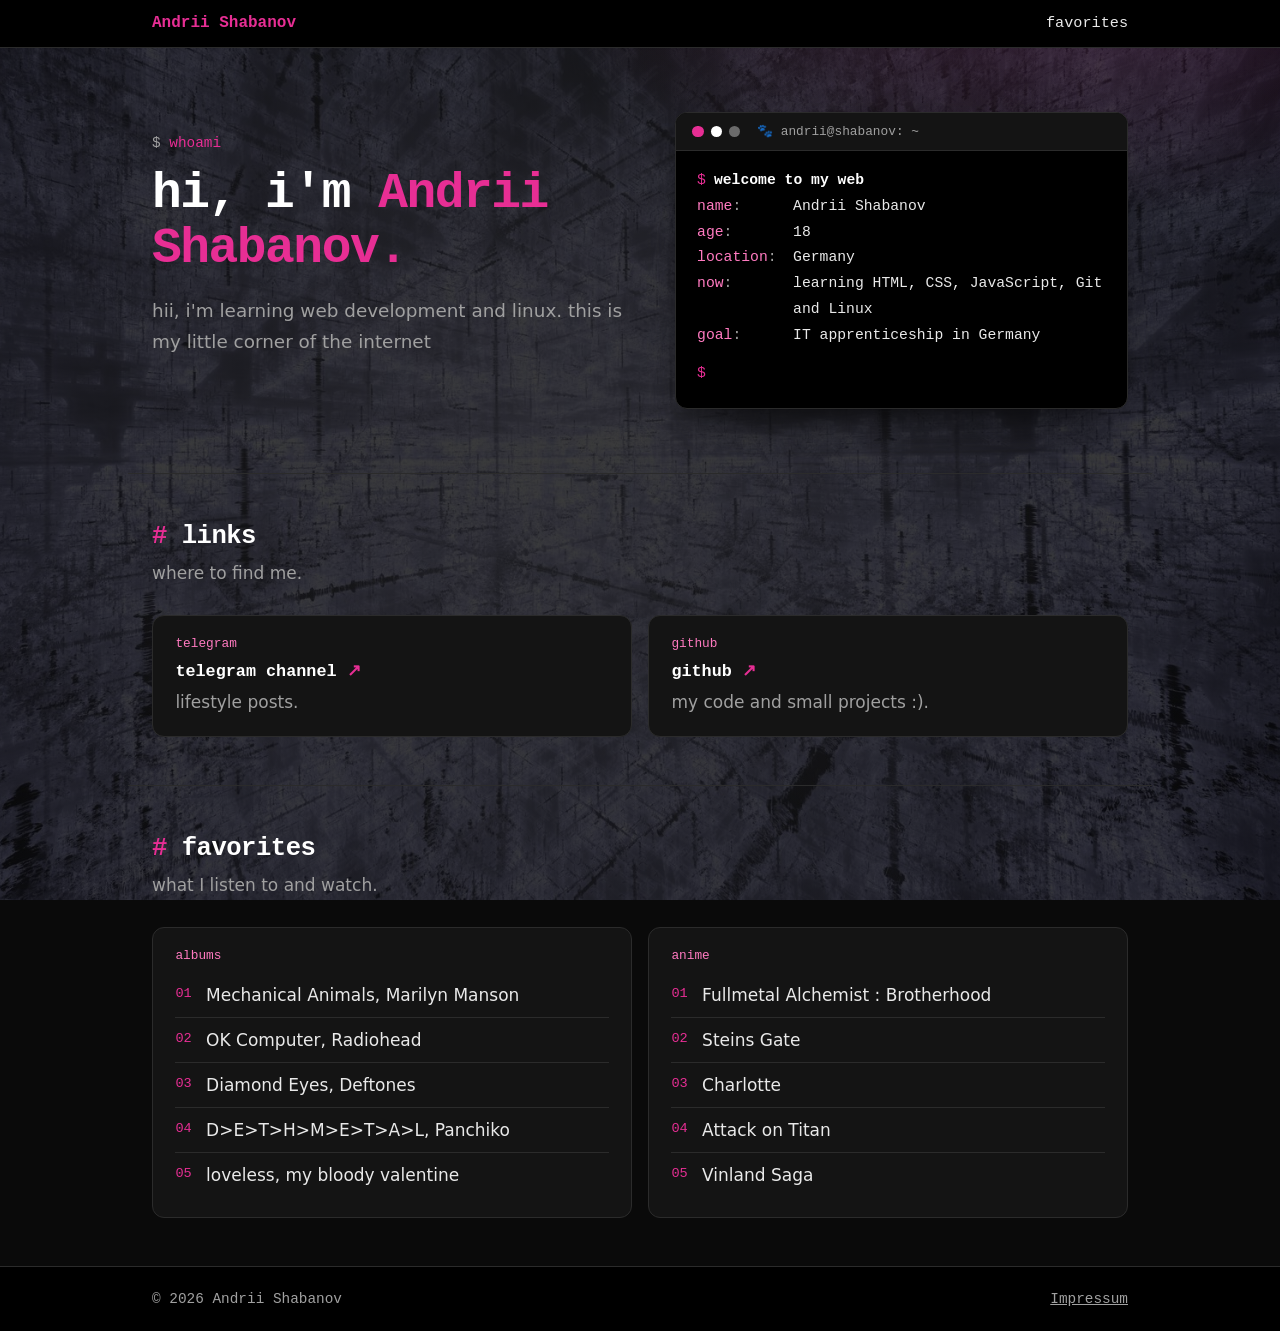
<file: index.html>
<!doctype html>
<html lang="en">
  <head>
    <meta charset="utf-8" />
    <meta name="viewport" content="width=device-width, initial-scale=1" />
    <title>web pet</title>
    <link
      rel="icon"
      href="data:image/svg+xml,<svg xmlns='http://www.w3.org/2000/svg' viewBox='0 0 100 100'><text y='.9em' font-size='90'>🐾</text></svg>"
    />
    <meta
      name="description"
      content="Personal site of Andrii Shabanov: Telegram channel, GitHub and favorite things."
    />
    <link rel="stylesheet" href="style.css" />
       <link rel="icon" href="favicon.ico" sizes="32x32" />
     <link rel="icon" href="favicon-32x32.png" type="image/png" sizes="32x32" />
      <link rel="apple-touch-icon" href="apple-touch-icon.png" />
    </head>
        <body>
    <header class="site-header">
      <div class="wrap">
        <a class="logo" href="#">
          <span class="u">Andrii<span class="host"> Shabanov</span></span
          ><span class="d"></span
        ></a>
        <nav aria-label="Main">
          <a href="#favorites">favorites</a>
        </nav>
      </div>
    </header>

    <main>
      <section class="wrap hero">
        <div>
          <p class="eyebrow">whoami</p>
          <h1>hi, i'm <span class="name">Andrii Shabanov.</span></h1>
          <p class="lead">
            hii, i'm learning web development and linux. this is my little
            corner of the internet
          </p>
          <div class="btns"></div>
        </div>

        <div class="term" role="group" aria-label="Short profile">
          <div class="term-bar" aria-hidden="true">
            <span class="dot r"></span><span class="dot y"></span
            ><span class="dot g"></span>
            <span class="term-title">🐾 andrii@shabanov: ~</span>
          </div>
          <div class="term-body">
            <p>
              <span class="prompt">$</span
              ><span class="cmd">welcome to my web</span>
            </p>
            <div class="out">
              <div class="row">
                <span class="k">name</span><span>Andrii Shabanov</span>
              </div>
              <div class="row"><span class="k">age</span><span>18</span></div>
              <div class="row">
                <span class="k">location</span><span>Germany</span>
              </div>
              <div class="row">
                <span class="k">now</span
                ><span>learning HTML, CSS, JavaScript, Git and Linux</span>
              </div>
              <div class="row">
                <span class="k">goal</span
                ><span>IT apprenticeship in Germany</span>
              </div>
            </div>
           <div id="history"></div>
            <form class="input-line" id="term-form">
              <label class="prompt" for="cmd">$</label>
               <input id="cmd" type="text" autocomplete="off" autocapitalize="off" spellcheck="false" />
                </form>
            </p>
          </div>
        </div>
      </section>

      <section class="wrap section" id="links">
        <h2>links</h2>
        <p class="sub">where to find me.</p>
        <div class="cards">
          <a class="card" href="https://t.me/qwieswie">
            <span class="tag">telegram</span>
            <h3>telegram channel</h3>
            <p>lifestyle posts.</p>
          </a>
          <a class="card" href="https://github.com/qwieswiee">
            <span class="tag">github</span>
            <h3>github</h3>
            <p>my code and small projects :).</p>
          </a>
        </div>
      </section>

      <section class="wrap section" id="favorites">
        <h2>favorites</h2>
        <p class="sub">what I listen to and watch.</p>
        <div class="cards">
          <div class="card">
            <span class="tag">albums</span>
            <ol>
              <li>Mechanical Animals, Marilyn Manson</li>
              <li>OK Computer, Radiohead</li>
              <li>Diamond Eyes, Deftones</li>
              <li>D&gt;E&gt;T&gt;H&gt;M&gt;E&gt;T&gt;A&gt;L, Panchiko</li>
              <li>loveless, my bloody valentine</li>
            </ol>
          </div>
          <div class="card">
            <span class="tag">anime</span>
            <ol>
              <li>Fullmetal Alchemist : Brotherhood</li>
              <li>Steins Gate</li>
              <li>Charlotte</li>
              <li>Attack on Titan</li>
              <li>Vinland Saga</li>
            </ol>
          </div>
        </div>
      </section>
    </main>

    <footer class="site-footer">
      <div class="wrap">
        <span>© 2026 Andrii Shabanov</span>
        <a href="impressum.html">Impressum</a>
      </div>
    </footer>
      <script src="script.js"></script>
  </body>
</html>
</file>
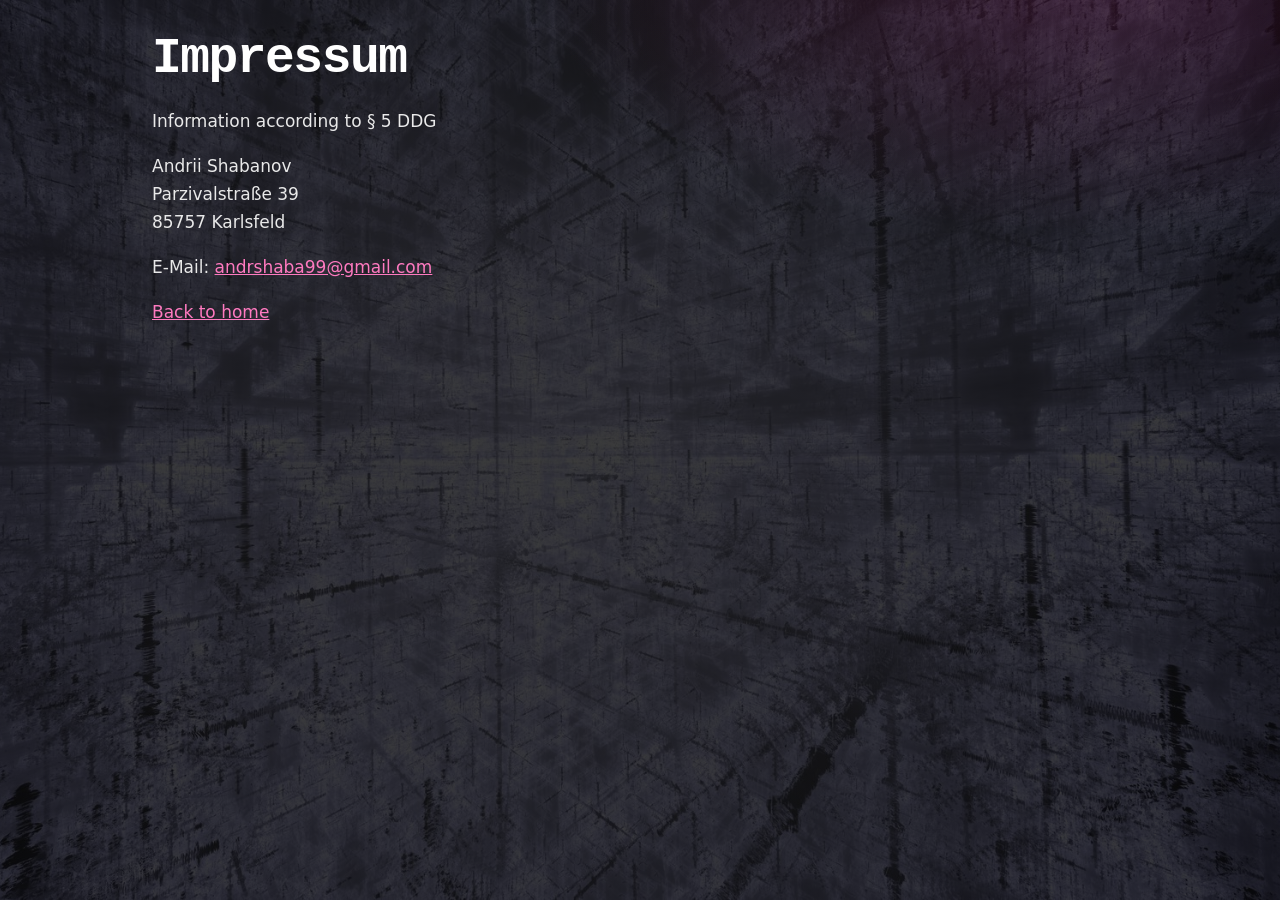
<file: impressum.html>
<!doctype html>
<html lang="en">
  <head>
    <meta charset="utf-8" />
    <meta name="viewport" content="width=device-width, initial-scale=1" />
    <title>Impressum</title>
    <link
      rel="icon"
      href="data:image/svg+xml,<svg xmlns='http://www.w3.org/2000/svg' viewBox='0 0 100 100'><text y='.9em' font-size='90'>🐾</text></svg>"
    />
    <link rel="stylesheet" href="style.css" />
  </head>
  <body>
    <main class="wrap">
      <h1>Impressum</h1>
      <p>Information according to § 5 DDG</p>
      <p>Andrii Shabanov<br />Parzivalstraße 39<br />85757 Karlsfeld</p>
      <p>
        E-Mail: <a href="mailto:andrshaba99@gmail.com">andrshaba99@gmail.com</a>
      </p>
      <p><a href="index.html">Back to home</a></p>
    </main>
  </body>
</html>
</file>
<file: style.css>
:root {
  --bg: #0a0a0a;
  --bg2: #000000;
  --card: #141414;
  --line: #2b2b2b;
  --ink: #e9e9e9;
  --dim: #a0a0a0;
  --white: #ffffff;
  --pink: #e72e94;
  --pink-soft: #ff7ac0;
  --mono: ui-monospace, "Cascadia Mono", "SF Mono", Menlo, Consolas, "Liberation Mono", monospace;
}
* { box-sizing: border-box; }
html { scroll-behavior: smooth; scroll-padding-top: 4.5rem; }
body { min-height: 100vh;
  margin: 0;
  background:
    radial-gradient(50rem 24rem at 85% -4%, rgba(231, 46, 148, 0.14), transparent 70%),
    linear-gradient(rgba(10, 10, 10, 0.8), rgba(10, 10, 10, 0.8)),
    url("images/winterbackground.jpg") center / cover fixed no-repeat,
    var(--bg);
  color: var(--ink);
  font: 1.0625rem/1.65 system-ui, -apple-system, "Segoe UI", Roboto, sans-serif;
}
::selection { background: var(--pink); color: #04130a; }
img { max-width: 100%; height: auto; }
a { color: var(--pink-soft); }
a:focus-visible, button:focus-visible { outline: 2px solid var(--pink); outline-offset: 3px; border-radius: 4px; }
.wrap { max-width: 64rem; margin: 0 auto; padding: 0 1.5rem; }

/* header */
.site-header {
  position: sticky; top: 0; z-index: 10;
  background: rgb(0, 0, 0); backdrop-filter: blur(6px);
  border-bottom: 1px solid var(--line);
}
.site-header .wrap { display: flex; justify-content: space-between; align-items: center; padding-top: 0.9rem; padding-bottom: 0.9rem; gap: 1rem; }
.logo { font: 700 1rem var(--mono); text-decoration: none; color: var(--white); white-space: nowrap; }
.logo .u { color: var(--pink); } .logo .d { color: var(--pink-soft); }
nav { display: flex; gap: 1.5rem; font: 0.95rem var(--mono); }
nav a { color: var(--ink); text-decoration: none; }
nav a:hover { color: var(--pink); }

/* hero */
.hero { padding-top: 4rem; padding-bottom: 4rem; display: grid; grid-template-columns: 1.05fr 1fr; gap: 3rem; align-items: center; }
.eyebrow { font: 0.9rem var(--mono); color: var(--pink); margin: 0 0 1rem; }
.eyebrow::before { content: "$ "; color: var(--dim); }
h1 { font: 700 clamp(2rem, 5.5vw, 3.1rem)/1.1 var(--mono); letter-spacing: -0.03em; color: var(--white); margin: 0 0 1.25rem; }
h1 .name { color: var(--pink); }
.lead { font-size: 1.15rem; color: var(--dim); margin: 0 0 1.75rem; max-width: 30rem; }
.btns { display: flex; flex-wrap: wrap; gap: 0.75rem; }
.btn {
  display: inline-block; padding: 0.65rem 1.2rem; border-radius: 8px;
  font: 600 0.95rem var(--mono); text-decoration: none;
  border: 1px solid var(--line); color: var(--white); transition: border-color .15s, transform .15s;
}
.btn:hover { border-color: var(--pink); transform: translateY(-2px); }
.btn.primary { background: var(--pink); border-color: var(--pink); color: #04130a; }

/* terminal card */
.term { background: var(--bg2); border: 1px solid var(--line); border-radius: 12px; overflow: hidden; box-shadow: 0 24px 50px -24px rgba(0, 0, 0, 0.9); }
.term-bar { display: flex; align-items: center; gap: 0.45rem; padding: 0.65rem 1rem; background: var(--card); border-bottom: 1px solid var(--line); font: 0.8rem var(--mono); color: var(--dim); }
.dot { width: 0.7rem; height: 0.7rem; border-radius: 50%; display: inline-block; }
.dot.r { background: var(--pink); } .dot.y { background: var(--white); } .dot.g { background: #6b6b6b; }
.term-title { margin-left: 0.6rem; }
.term-body { padding: 1.1rem 1.3rem 1.3rem; font: 0.92rem/1.75 var(--mono); overflow-x: auto; }
.term-body p { margin: 0; }
.prompt { color: var(--pink); margin-right: 0.5rem; }
.cmd { color: var(--white); font-weight: 600; }
.out { color: var(--ink); margin-bottom: 0.8rem !important; }
.row { display: grid; grid-template-columns: 5.5rem 1fr; gap: 0.5rem; }
.k { color: var(--pink-soft); }
.k::after { content: ":"; color: var(--dim); }
.cursor { display: inline-block; width: 0.55em; height: 1.05em; vertical-align: text-bottom; background: var(--pink); animation: blink 1.1s steps(1) infinite; }
@keyframes blink { 50% { opacity: 0; } }

/* sections */
.section { padding-top: 3rem; padding-bottom: 3rem; border-top: 1px solid var(--line); }
h2 { font: 700 1.6rem/1.2 var(--mono); color: var(--white); margin: 0 0 0.4rem; letter-spacing: -0.02em; }
h2::before { content: "# "; color: var(--pink); }
.sub { color: var(--dim); margin: 0 0 1.75rem; }

.cards { display: grid; grid-template-columns: repeat(auto-fit, minmax(17rem, 1fr)); gap: 1rem; }
.card { background: var(--card); border: 1px solid var(--line); border-radius: 12px; padding: 1.25rem 1.4rem; transition: border-color .15s, transform .15s; }
a.card { display: block; text-decoration: none; color: var(--ink); }
a.card:hover { border-color: var(--pink); transform: translateY(-3px); }
.card h3 { font: 700 1.05rem var(--mono); color: var(--white); margin: 0 0 0.4rem; }
a.card h3::after { content: " ↗"; color: var(--pink); }
.card p { margin: 0; color: var(--dim); }
.card .tag { display: block; font: 0.8rem var(--mono); color: var(--pink-soft); margin-bottom: 0.6rem; }

.card ol { list-style: none; margin: 0.4rem 0 0; padding: 0; counter-reset: n; }
.card li { counter-increment: n; display: flex; gap: 0.9rem; padding: 0.5rem 0; border-top: 1px solid var(--line); }
.card li:first-child { border-top: 0; }
.card li::before { content: counter(n, decimal-leading-zero); font: 0.85rem/1.9 var(--mono); color: var(--pink); flex: none; }

/* footer */
.site-footer { border-top: 1px solid var(--line); background: var(--bg2); }
.site-footer .wrap { display: flex; justify-content: space-between; flex-wrap: wrap; gap: 0.5rem; padding-top: 1.5rem; padding-bottom: 1.5rem; font: 0.9rem var(--mono); color: var(--dim); }
.site-footer a { color: var(--dim); }
.site-footer a:hover { color: var(--pink); }

/* plain pages (impressum) */
main.wrap { padding-top: 2rem; padding-bottom: 4rem; }

@media (max-width: 52rem) {
  .hero { grid-template-columns: 1fr; gap: 2rem; padding-top: 2.5rem; padding-bottom: 2.5rem; }
}
@media (max-width: 34rem) {
  .logo .host { display: none; }
  nav { gap: 1rem; font-size: 0.9rem; }
  .row { grid-template-columns: 1fr; gap: 0; margin-bottom: 0.4rem; }
}
@media (prefers-reduced-motion: reduce) {
  .cursor { animation: none; } html { scroll-behavior: auto; }
  .btn, .card { transition: none; }
}

.input-line { display: flex; align-items: center; margin: 0; }
.input-line input {
  flex: 1; min-width: 0; padding: 0; border: 0; outline: 0;
  background: none; color: var(--white); font: inherit; caret-color: var(--pink);
}
.out-line { margin: 0 0 0.4rem; white-space: pre-wrap; color: var(--ink); }
</file>
